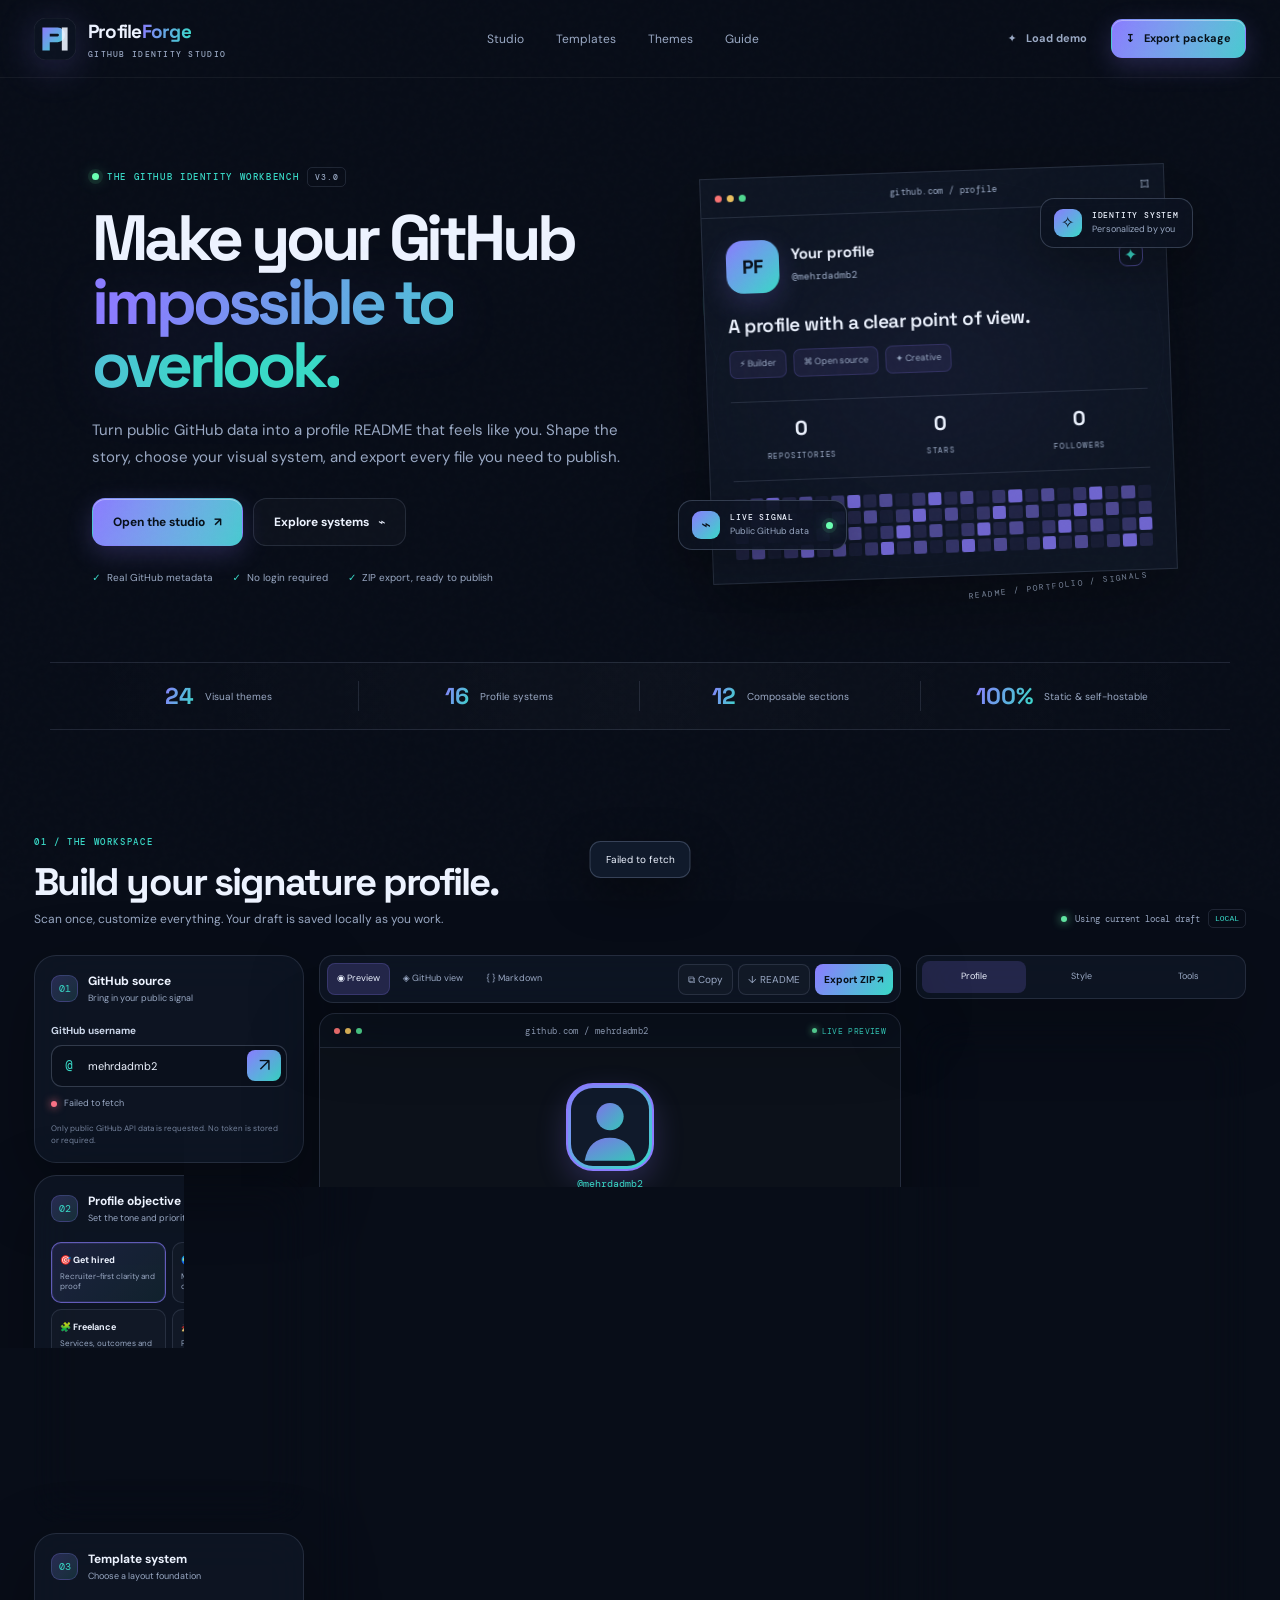
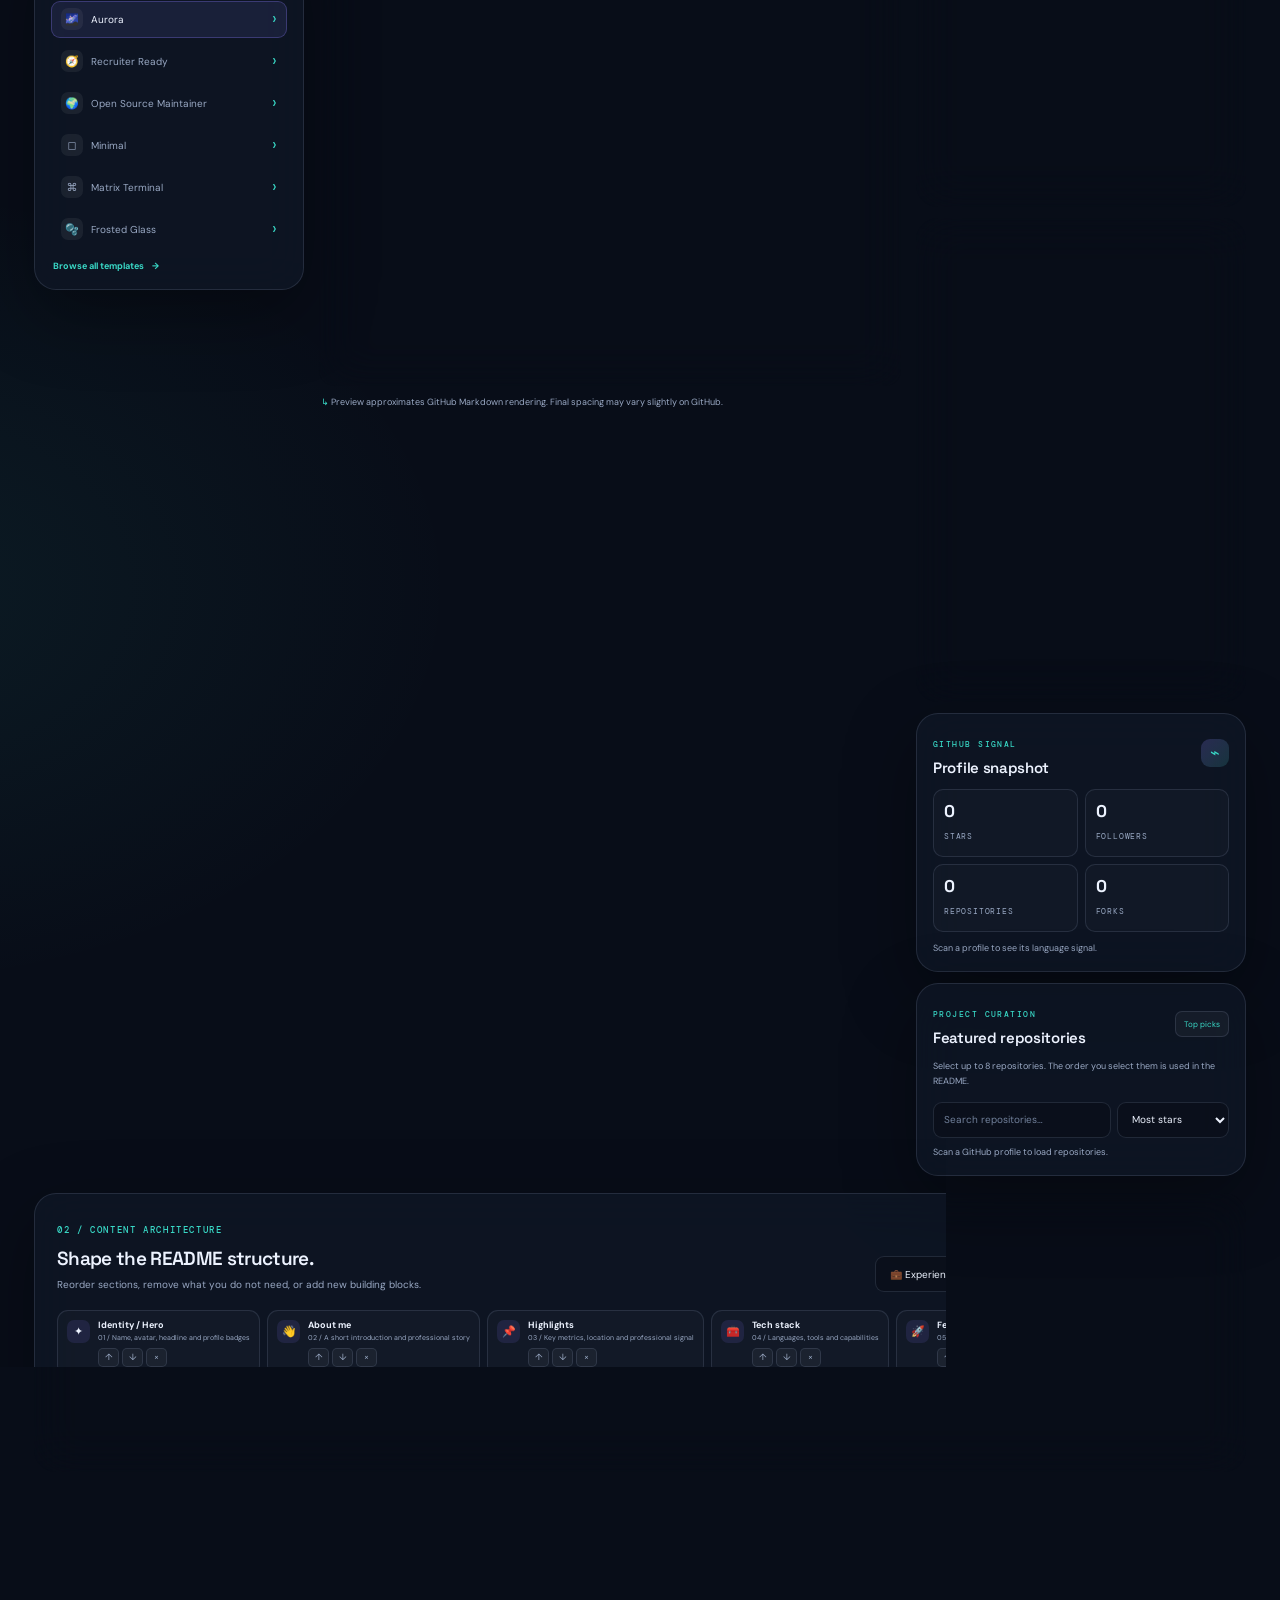
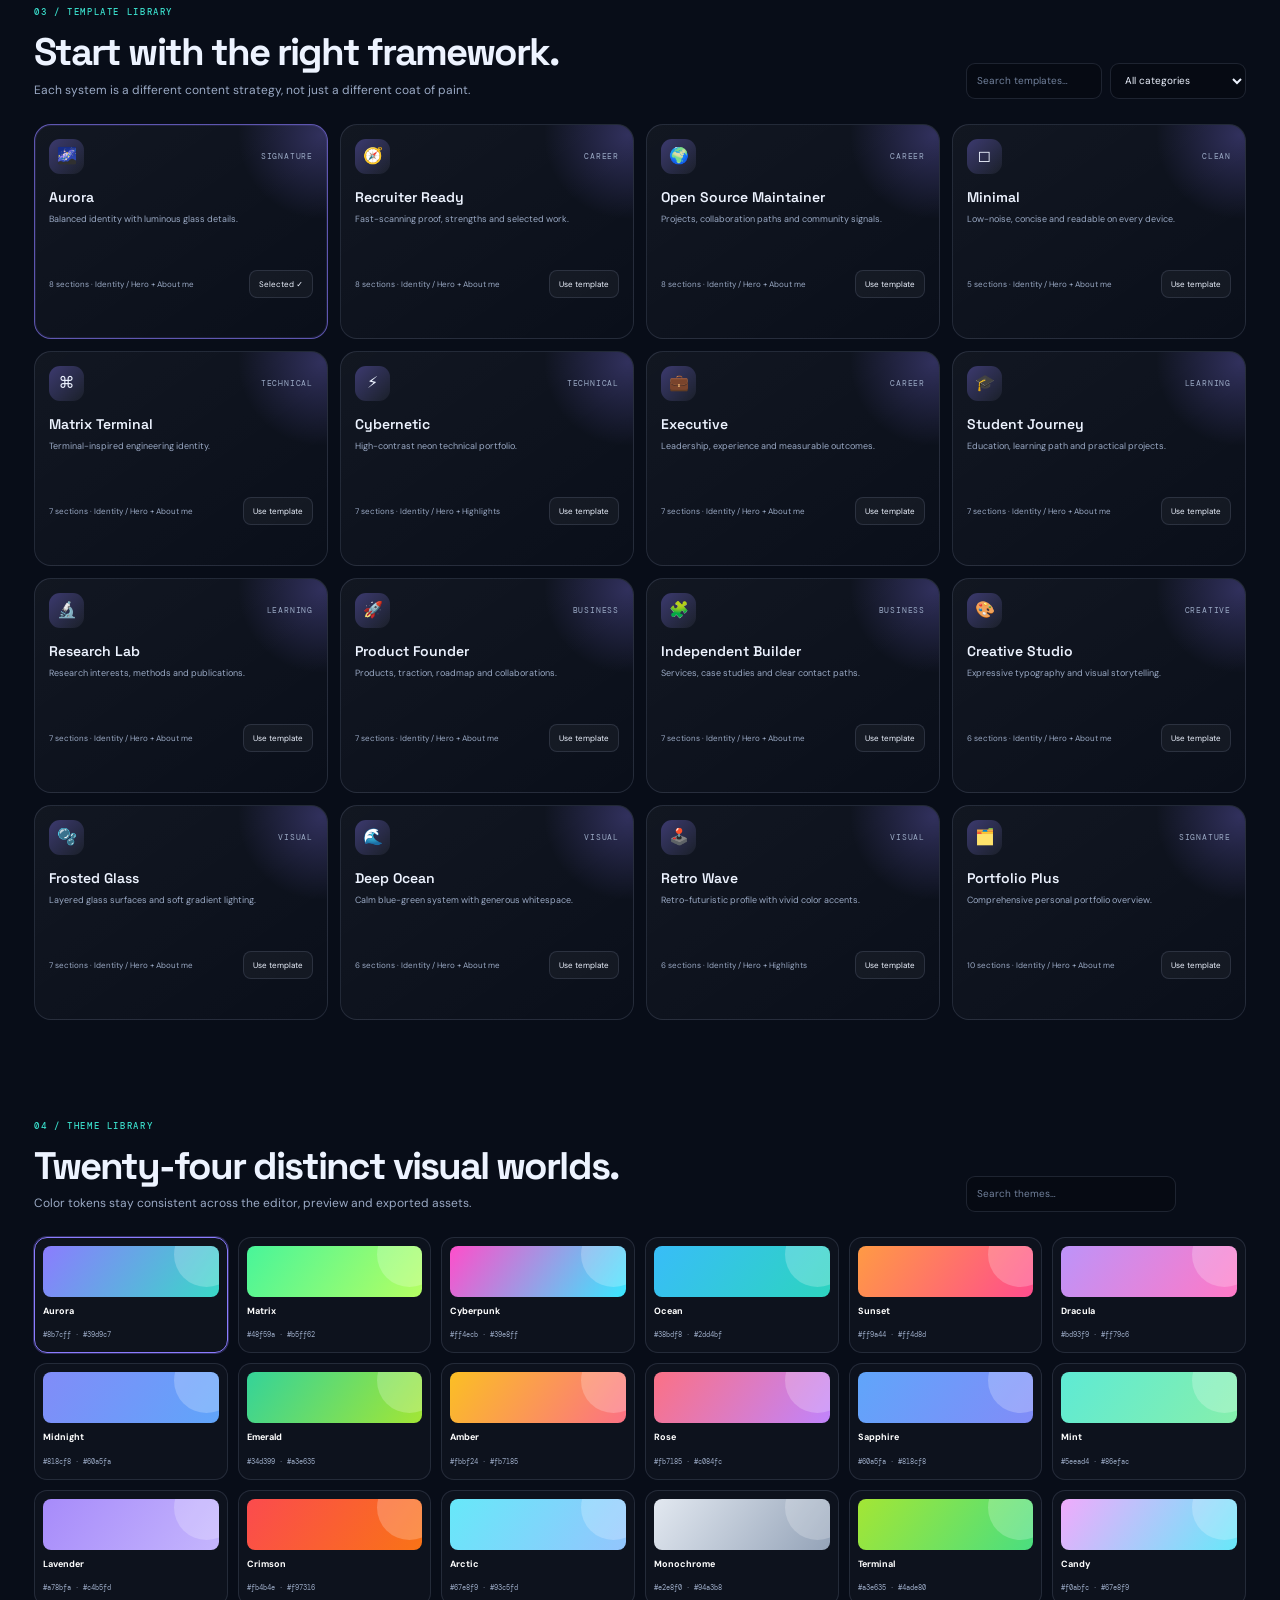
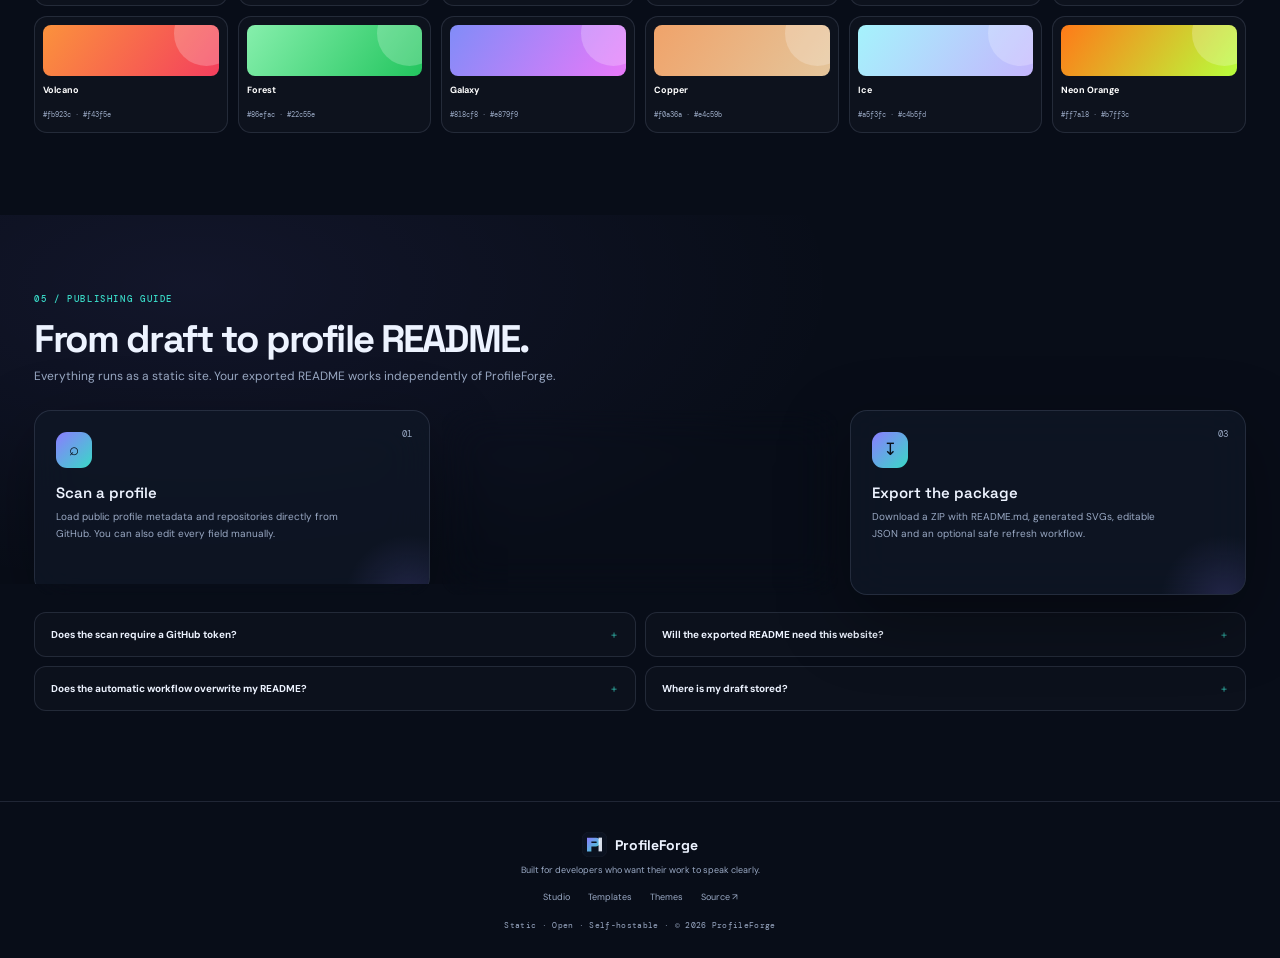
<file: index.html>
<!doctype html>
<html lang="en" data-theme="aurora">
<head>
  <meta charset="utf-8">
  <meta name="viewport" content="width=device-width, initial-scale=1">
  <meta name="theme-color" content="#080d18">
  <meta name="description" content="Build a polished GitHub profile README with live public data, flexible sections, premium themes and a complete export package.">
  <meta property="og:title" content="ProfileForge — GitHub Profile Studio">
  <meta property="og:description" content="Turn your GitHub profile into a professional, personal README.">
  <meta property="og:image" content="assets/social-preview.svg">
  <title>ProfileForge — GitHub Profile Studio</title>
  <link rel="icon" href="assets/favicon.svg" type="image/svg+xml">
  <link rel="preconnect" href="https://fonts.googleapis.com">
  <link rel="preconnect" href="https://fonts.gstatic.com" crossorigin>
  <link href="https://fonts.googleapis.com/css2?family=DM+Mono:wght@400;500&family=DM+Sans:wght@400;500;600;700;800&family=Space+Grotesk:wght@400;500;600;700&display=swap" rel="stylesheet">
  <link rel="stylesheet" href="css/styles.css">
</head>
<body>
  <div class="ambient ambient-one"></div><div class="ambient ambient-two"></div><div class="noise-layer"></div>
  <div class="app-shell">
    <header class="topbar">
      <a class="brand" href="#home" aria-label="ProfileForge home">
        <img src="assets/brand-mark.svg" alt="" class="brand-logo">
        <span class="brand-copy"><strong>Profile<span>Forge</span></strong><small>GITHUB IDENTITY STUDIO</small></span>
      </a>
      <nav class="topnav" id="topnav" aria-label="Main navigation">
        <a href="#studio">Studio</a><a href="#templates">Templates</a><a href="#themes">Themes</a><a href="#docs">Guide</a>
      </nav>
      <div class="top-actions">
        <button class="btn btn-quiet" id="sampleBtn" type="button"><span>✦</span> Load demo</button>
        <button class="btn btn-primary" id="exportTopBtn" type="button"><span>↧</span> Export package</button>
        <button class="icon-button mobile-menu" id="mobileMenuBtn" aria-label="Open navigation" type="button">☰</button>
      </div>
    </header>

    <section class="hero" id="home">
      <div class="hero-copy">
        <div class="eyebrow"><span class="live-dot"></span> THE GITHUB IDENTITY WORKBENCH <span class="version-pill">V3.0</span></div>
        <h1>Make your GitHub<br><span class="gradient-text">impossible to overlook.</span></h1>
        <p class="hero-lead">Turn public GitHub data into a profile README that feels like you. Shape the story, choose your visual system, and export every file you need to publish.</p>
        <div class="hero-actions"><button class="btn btn-primary btn-large" id="heroStartBtn" type="button">Open the studio <span>↗</span></button><a class="btn btn-outline btn-large" href="#templates">Explore systems <span>⌁</span></a></div>
        <div class="hero-trust"><span><i>✓</i> Real GitHub metadata</span><span><i>✓</i> No login required</span><span><i>✓</i> ZIP export, ready to publish</span></div>
      </div>
      <div class="hero-visual" aria-label="Profile preview illustration">
        <div class="orbit orbit-a"></div><div class="orbit orbit-b"></div><div class="hero-glow"></div>
        <div class="floating-chip chip-top"><span class="chip-icon">✧</span><span><b>IDENTITY SYSTEM</b><small>Personalized by you</small></span></div>
        <div class="floating-chip chip-bottom"><span class="chip-icon">⌁</span><span><b>LIVE SIGNAL</b><small>Public GitHub data</small></span><span class="signal-pulse"></span></div>
        <div class="hero-window glass-card">
          <div class="window-head"><div class="window-dots"><i></i><i></i><i></i></div><span>github.com / profile</span><span class="window-lock">⌑</span></div>
          <div class="window-body">
            <div class="window-profile"><div class="demo-avatar">PF</div><div><b id="heroDemoName">Your profile</b><small id="heroDemoHandle">@yourusername</small></div><span class="verified-mark">✦</span></div>
            <div class="demo-headline" id="heroDemoHeadline">A profile with a clear point of view.</div>
            <div class="demo-tags"><span>⚡ Builder</span><span>⌘ Open source</span><span>✦ Creative</span></div>
            <div class="demo-stats"><div><b id="heroDemoRepos">—</b><small>REPOSITORIES</small></div><div><b id="heroDemoStars">—</b><small>STARS</small></div><div><b id="heroDemoFollowers">—</b><small>FOLLOWERS</small></div></div>
            <div class="demo-heatmap" id="heroHeatmap"></div>
          </div>
        </div>
        <div class="hero-orbit-label">README / PORTFOLIO / SIGNALS</div>
      </div>
    </section>

    <section class="stats-strip" aria-label="Studio capabilities">
      <div><strong>24</strong><span>Visual themes</span></div><div><strong>16</strong><span>Profile systems</span></div><div><strong>12</strong><span>Composable sections</span></div><div><strong>100%</strong><span>Static & self-hostable</span></div>
    </section>

    <main id="studio" class="studio-section">
      <div class="section-heading studio-heading"><div><span class="eyebrow">01 / THE WORKSPACE</span><h2>Build your signature profile.</h2><p>Scan once, customize everything. Your draft is saved locally as you work.</p></div><div class="workspace-state"><span class="state-dot"></span><span id="workspaceStatus">Local draft ready</span><kbd>LOCAL</kbd></div></div>
      <div class="workspace-grid">
        <aside class="left-rail">
          <section class="control-card glass-card">
            <div class="card-kicker"><span class="step-number">01</span><div><b>GitHub source</b><small>Bring in your public signal</small></div></div>
            <label class="field-label" for="usernameInput">GitHub username</label>
            <div class="input-with-button"><span class="input-prefix">@</span><input id="usernameInput" autocomplete="off" autocapitalize="none" spellcheck="false" placeholder="username"><button class="scan-button" id="scanBtn" type="button" aria-label="Scan GitHub profile">↗</button></div>
            <div class="scan-meta"><span class="api-indicator" id="apiIndicator"></span><span id="scanStatus">Waiting for a username</span></div>
            <div class="source-note">Only public GitHub API data is requested. No token is stored or required.</div>
          </section>
          <section class="control-card glass-card">
            <div class="card-kicker"><span class="step-number">02</span><div><b>Profile objective</b><small>Set the tone and priority</small></div></div>
            <div class="goal-grid" id="goalGrid"></div>
          </section>
          <section class="control-card glass-card">
            <div class="card-kicker"><span class="step-number">03</span><div><b>Template system</b><small>Choose a layout foundation</small></div></div>
            <div class="template-list" id="templateList"></div>
            <button class="text-action" id="browseTemplatesBtn" type="button">Browse all templates <span>→</span></button>
          </section>
        </aside>

        <section class="preview-column">
          <div class="preview-toolbar glass-card">
            <div class="view-switch" role="tablist" aria-label="Preview modes">
              <button class="view-tab active" data-view="preview" type="button">◉ Preview</button>
              <button class="view-tab" data-view="github" type="button">◈ GitHub view</button>
              <button class="view-tab" data-view="markdown" type="button">{ } Markdown</button>
            </div>
            <div class="preview-actions"><button class="tool-button" id="copyBtn" type="button" title="Copy Markdown">⧉ <span>Copy</span></button><button class="tool-button" id="downloadBtn" type="button" title="Download README">↓ <span>README</span></button><button class="tool-button tool-export" id="exportBtn" type="button">Export ZIP <span>↗</span></button></div>
          </div>
          <div class="preview-frame glass-card" id="previewFrame">
            <div class="preview-frame-top"><span><i></i><i></i><i></i></span><span id="previewPath">github.com / username</span><span class="preview-live"><b></b> LIVE PREVIEW</span></div>
            <article id="previewCanvas" class="readme-canvas" aria-live="polite"></article>
            <pre id="markdownCanvas" class="markdown-canvas hidden" aria-label="Generated Markdown"></pre>
          </div>
          <div class="preview-footnote"><span>↳</span> Preview approximates GitHub Markdown rendering. Final spacing may vary slightly on GitHub.</div>
        </section>

        <aside class="right-rail">
          <div class="inspector-tabs glass-card" role="tablist" aria-label="Inspector panels"><button class="inspector-tab active" data-inspector="profile" type="button">Profile</button><button class="inspector-tab" data-inspector="style" type="button">Style</button><button class="inspector-tab" data-inspector="tools" type="button">Tools</button></div>
          <div class="inspector-panel active" id="inspectorProfile">
            <section class="control-card glass-card editor-card">
              <div class="panel-title"><div><span class="eyebrow">CONTENT EDITOR</span><h3>Tell your story</h3></div><span class="panel-icon">✎</span></div>
              <label class="field-label" for="nameInput">Display name</label><input class="text-input" id="nameInput" maxlength="80" placeholder="Your name">
              <label class="field-label" for="headlineInput">Headline / role</label><input class="text-input" id="headlineInput" maxlength="160" placeholder="Software engineer · Building useful things">
              <label class="field-label" for="aboutInput">About you</label><textarea class="text-input textarea" id="aboutInput" rows="4" maxlength="1200" placeholder="What do you build? What do you care about?"></textarea>
              <div class="two-fields"><div><label class="field-label" for="locationInput">Location</label><input class="text-input" id="locationInput" placeholder="Shiraz, Iran"></div><div><label class="field-label" for="companyInput">Company</label><input class="text-input" id="companyInput" placeholder="Independent"></div></div>
              <label class="field-label" for="websiteInput">Website</label><input class="text-input" id="websiteInput" placeholder="https://your-site.dev">
              <label class="field-label" for="emailInput">Public email <span class="optional">optional</span></label><input class="text-input" id="emailInput" type="email" placeholder="you@example.com">
              <label class="field-label" for="linksInput">Social links <span class="field-help">One per line: Label | URL</span></label><textarea class="text-input textarea compact-textarea" id="linksInput" rows="4" placeholder="GitHub | https://github.com/username&#10;LinkedIn | https://linkedin.com/in/username"></textarea>
              <label class="field-label" for="skillsInput">Skills & tools <span class="field-help">Comma separated</span></label><textarea class="text-input textarea compact-textarea" id="skillsInput" rows="3" placeholder="JavaScript, Python, React, Docker"></textarea>
            </section>
            <section class="control-card glass-card editor-card">
              <div class="panel-title"><div><span class="eyebrow">CAREER DETAILS</span><h3>More context</h3></div><span class="panel-icon">▤</span></div>
              <label class="field-label" for="experienceInput">Experience <span class="field-help">Role | Company | Period | Detail</span></label><textarea class="text-input textarea" id="experienceInput" rows="3" placeholder="Software Developer | Example Co. | 2024 — Now | Built reliable web apps"></textarea>
              <label class="field-label" for="educationInput">Education <span class="field-help">Degree | Institution | Period | Detail</span></label><textarea class="text-input textarea" id="educationInput" rows="3" placeholder="B.Sc. Computer Engineering | University | 2022 — 2026 | Software track"></textarea>
              <label class="field-label" for="achievementsInput">Achievements & certifications <span class="field-help">One per line</span></label><textarea class="text-input textarea" id="achievementsInput" rows="3" placeholder="AWS Cloud Practitioner&#10;Hackathon finalist"></textarea>
              <label class="field-label" for="supportInput">Support link <span class="field-help">Optional</span></label><input class="text-input" id="supportInput" placeholder="https://buymeacoffee.com/username">
            </section>
            <section class="control-card glass-card">
              <div class="panel-title"><div><span class="eyebrow">GITHUB SIGNAL</span><h3>Profile snapshot</h3></div><span class="panel-icon">⌁</span></div>
              <div class="signal-grid" id="signalGrid"></div>
              <div class="language-summary" id="languageSummary"><span class="empty-note">Scan a profile to see its language signal.</span></div>
            </section>
            <section class="control-card glass-card">
              <div class="panel-title"><div><span class="eyebrow">PROJECT CURATION</span><h3>Featured repositories</h3></div><button class="mini-action" id="selectTopProjectsBtn" type="button">Top picks</button></div>
              <p class="panel-description">Select up to 8 repositories. The order you select them is used in the README.</p><div class="project-tools"><input id="projectSearchInput" class="text-input" placeholder="Search repositories…"><select id="projectSortSelect" class="text-input"><option value="stars">Most stars</option><option value="updated">Recently updated</option><option value="forks">Most forks</option><option value="name">Name A–Z</option></select></div>
              <div class="project-picker" id="projectPicker"><span class="empty-note">Scan a GitHub profile to load repositories.</span></div>
            </section>
          </div>
          <div class="inspector-panel" id="inspectorStyle">
            <section class="control-card glass-card">
              <div class="panel-title"><div><span class="eyebrow">VISUAL IDENTITY</span><h3>Choose a theme</h3></div><span class="panel-icon">◉</span></div>
              <div class="theme-grid" id="themeGrid"></div>
              <button class="text-action" id="browseThemesBtn" type="button">Browse all themes <span>→</span></button>
            </section>
            <section class="control-card glass-card">
              <div class="panel-title"><div><span class="eyebrow">LAYOUT SETTINGS</span><h3>Fine tune</h3></div></div>
              <label class="field-label" for="densitySelect">Content density</label><select class="text-input" id="densitySelect"><option value="compact">Compact</option><option value="balanced" selected>Balanced</option><option value="spacious">Spacious</option></select>
              <label class="toggle-row"><span><b>Avatar</b><small>Show profile picture in hero</small></span><input type="checkbox" data-setting="showAvatar" checked></label>
              <label class="toggle-row"><span><b>Badges</b><small>Show role and link badges</small></span><input type="checkbox" data-setting="showBadges" checked></label>
              <label class="toggle-row"><span><b>Statistics</b><small>Show numeric profile signals</small></span><input type="checkbox" data-setting="showStats" checked></label>
              <label class="toggle-row"><span><b>Glass effects</b><small>Keep the workspace translucent</small></span><input type="checkbox" data-setting="glass" checked></label>
              <label class="toggle-row"><span><b>Ambient glow</b><small>Enable soft animated lighting</small></span><input type="checkbox" data-setting="glow" checked></label>
              <label class="toggle-row"><span><b>Motion</b><small>Respect reduced-motion settings</small></span><input type="checkbox" data-setting="motion" checked></label>
            </section>
          </div>
          <div class="inspector-panel" id="inspectorTools">
            <section class="control-card glass-card">
              <div class="panel-title"><div><span class="eyebrow">PROFILE ASSISTANT</span><h3>Improve the draft</h3></div><span class="panel-icon">✧</span></div>
              <p class="panel-description">A local rule-based helper uses your objective, technologies and project metadata. It does not send your content to an AI service.</p>
              <button class="btn btn-primary full-width" id="improveBtn" type="button">Generate better copy <span>✦</span></button><div class="suggestion-box" id="suggestionBox">Your suggestions will appear here.</div>
            </section>
            <section class="control-card glass-card">
              <div class="panel-title"><div><span class="eyebrow">DRAFT MANAGEMENT</span><h3>Import & share</h3></div><span class="panel-icon">⇄</span></div>
              <button class="btn btn-outline full-width" id="copyLinkBtn" type="button">Copy shareable settings link</button>
              <button class="btn btn-outline full-width" id="exportJsonBtn" type="button">Export editable JSON</button>
              <label class="btn btn-outline full-width file-label" for="importJsonInput">Import a saved draft <span>↑</span></label><input id="importJsonInput" type="file" accept="application/json,.json" hidden>
              <p class="panel-description">Share links carry the username, objective, template and theme. Your private draft text stays in this browser unless you export JSON.</p>
              <button class="text-action danger-action" id="resetDraftBtn" type="button">Reset this browser draft</button>
            </section>
          </div>
        </aside>
      </div>

      <section class="section-builder glass-card">
        <div class="builder-heading"><div><span class="eyebrow">02 / CONTENT ARCHITECTURE</span><h3>Shape the README structure.</h3><p>Reorder sections, remove what you do not need, or add new building blocks.</p></div><div class="builder-add"><select id="addSectionSelect" class="text-input" aria-label="Choose a section to add"></select><button class="btn btn-outline" id="addSectionBtn" type="button">＋ Add section</button><button class="btn btn-quiet" id="resetSectionsBtn" type="button">Reset layout</button></div></div>
        <div class="section-timeline" id="timeline"></div>
      </section>
    </main>

    <section id="templates" class="catalog-section">
      <div class="section-heading"><div><span class="eyebrow">03 / TEMPLATE LIBRARY</span><h2>Start with the right framework.</h2><p>Each system is a different content strategy, not just a different coat of paint.</p></div><div class="catalog-filter"><input id="templateSearchInput" class="text-input" placeholder="Search templates…"><select id="templateCategorySelect" class="text-input"><option value="all">All categories</option></select></div></div>
      <div class="catalog-grid" id="catalogGrid"></div>
    </section>

    <section id="themes" class="catalog-section themes-section">
      <div class="section-heading"><div><span class="eyebrow">04 / THEME LIBRARY</span><h2>Twenty-four distinct visual worlds.</h2><p>Color tokens stay consistent across the editor, preview and exported assets.</p></div><div class="catalog-filter"><input id="themeSearchInput" class="text-input" placeholder="Search themes…"></div></div>
      <div class="theme-catalog" id="themeCatalog"></div>
    </section>

    <section id="docs" class="docs-section">
      <div class="section-heading"><div><span class="eyebrow">05 / PUBLISHING GUIDE</span><h2>From draft to profile README.</h2><p>Everything runs as a static site. Your exported README works independently of ProfileForge.</p></div></div>
      <div class="docs-grid">
        <article class="doc-card glass-card"><span class="doc-number">01</span><div class="doc-icon">⌕</div><h3>Scan a profile</h3><p>Load public profile metadata and repositories directly from GitHub. You can also edit every field manually.</p></article>
        <article class="doc-card glass-card"><span class="doc-number">02</span><div class="doc-icon">✎</div><h3>Shape your story</h3><p>Pick a goal, template, theme and section order. Curate projects and add professional details.</p></article>
        <article class="doc-card glass-card"><span class="doc-number">03</span><div class="doc-icon">↧</div><h3>Export the package</h3><p>Download a ZIP with README.md, generated SVGs, editable JSON and an optional safe refresh workflow.</p></article>
      </div>
      <div class="faq-grid">
        <details><summary>Does the scan require a GitHub token?</summary><p>No. It calls the public GitHub REST API without authentication. The unauthenticated API has a relatively low hourly rate limit, so very large scans may need to be retried later or configured with a token outside this public static app.</p></details>
        <details><summary>Will the exported README need this website?</summary><p>No. It is normal Markdown plus local SVG assets. Upload README.md and the included assets folder to a repository named exactly like your GitHub username.</p></details>
        <details><summary>Does the automatic workflow overwrite my README?</summary><p>No. The included optional workflow only refreshes the generated contribution SVG. It deliberately does not create, replace or edit README.md.</p></details>
        <details><summary>Where is my draft stored?</summary><p>In this browser's local storage. Export JSON to back it up or move it to another device. A share link contains only basic layout settings, not your full profile text.</p></details>
      </div>
    </section>

    <footer class="footer"><div class="footer-brand"><img src="assets/brand-mark.svg" alt=""><b>ProfileForge</b></div><p>Built for developers who want their work to speak clearly.</p><div class="footer-links"><a href="#studio">Studio</a><a href="#templates">Templates</a><a href="#themes">Themes</a><a href="https://github.com/mehrdadmb2/github-profile-studio" target="_blank" rel="noreferrer">Source ↗</a></div><small>Static · Open · Self-hostable · © <span id="yearNow"></span> ProfileForge</small></footer>
  </div>

  <div class="toast" id="toast" role="status" aria-live="polite"></div>
  <div class="modal-backdrop hidden" id="exportModal" role="presentation"><div class="modal glass-card" role="dialog" aria-modal="true" aria-labelledby="exportModalTitle"><div class="modal-head"><div><span class="eyebrow">YOUR PACKAGE IS READY</span><h2 id="exportModalTitle">Export ProfileForge</h2></div><button class="icon-button" id="closeExportModal" type="button" aria-label="Close">×</button></div><p id="exportModalText">Download a self-contained README package.</p><div class="export-file-list" id="exportFileList"></div><div class="modal-actions"><button class="btn btn-primary" id="confirmExportBtn" type="button">Download ZIP <span>↓</span></button><button class="btn btn-outline" id="exportReadmeOnlyBtn" type="button">README only</button></div><p class="modal-footnote">Your README and assets are generated in your browser. Nothing is uploaded automatically.</p></div></div>

  <script src="data/config.js"></script><script src="data/catalog.js"></script><script src="js/app.js"></script>
</body>
</html>
</file>
<file: css/styles.css>
:root{color-scheme:dark;--bg:#080d18;--surface:#111a2b;--surface-2:#151f32;--text:#edf3ff;--muted:#9aa9c4;--accent:#8b7cff;--accent-2:#39d9c7;--line:rgba(190,207,245,.13);--line-strong:rgba(190,207,245,.22);--glass:rgba(15,23,39,.74);--shadow:0 24px 70px rgba(0,0,0,.34);--radius:22px;--radius-sm:13px;--font:'DM Sans',Inter,ui-sans-serif,system-ui,sans-serif;--display:'Space Grotesk','DM Sans',sans-serif;--mono:'DM Mono',ui-monospace,monospace;--max:1480px;font-family:var(--font);background:var(--bg);color:var(--text);font-synthesis:none;text-rendering:optimizeLegibility}*{box-sizing:border-box}html{scroll-behavior:smooth;scroll-padding-top:90px}body{margin:0;min-width:320px;overflow-x:hidden;background:radial-gradient(1200px 700px at 82% -10%,color-mix(in srgb,var(--accent) 13%,transparent),transparent 64%),radial-gradient(900px 620px at -10% 38%,color-mix(in srgb,var(--accent-2) 7%,transparent),transparent 65%),var(--bg);color:var(--text);font-family:var(--font);line-height:1.5;transition:background .35s,color .25s}button,input,textarea,select{font:inherit}button{cursor:pointer}button:focus-visible,a:focus-visible,input:focus-visible,textarea:focus-visible,select:focus-visible{outline:2px solid var(--accent-2);outline-offset:3px}a{color:inherit;text-decoration:none}.hidden{display:none!important}.app-shell{position:relative;z-index:1}.ambient{position:fixed;pointer-events:none;z-index:-2;border-radius:50%;filter:blur(95px);opacity:.13;animation:ambientFloat 18s ease-in-out infinite alternate}.ambient-one{width:380px;height:380px;left:-150px;top:32%;background:var(--accent)}.ambient-two{width:480px;height:480px;right:-210px;top:65%;background:var(--accent-2);animation-delay:-8s}.noise-layer{position:fixed;inset:0;pointer-events:none;z-index:20;opacity:.025;background-image:url("data:image/svg+xml,%3Csvg viewBox='0 0 180 180' xmlns='http://www.w3.org/2000/svg'%3E%3Cfilter id='n'%3E%3CfeTurbulence type='fractalNoise' baseFrequency='.85' numOctaves='4' stitchTiles='stitch'/%3E%3C/filter%3E%3Crect width='100%25' height='100%25' filter='url(%23n)' opacity='.6'/%3E%3C/svg%3E")}.topbar{height:78px;max-width:var(--max);margin:auto;padding:0 34px;display:flex;align-items:center;justify-content:space-between;border-bottom:1px solid rgba(255,255,255,.055);position:relative;z-index:30}.brand{display:flex;gap:12px;align-items:center;min-width:220px}.brand-logo{width:42px;height:42px;filter:drop-shadow(0 7px 18px color-mix(in srgb,var(--accent) 22%,transparent))}.brand-copy{display:flex;flex-direction:column;line-height:1.1}.brand-copy strong{font:700 19px var(--display);letter-spacing:-.04em}.brand-copy strong span{background:linear-gradient(100deg,var(--accent),var(--accent-2));background-clip:text;-webkit-background-clip:text;color:transparent}.brand-copy small{font:500 8px var(--mono);letter-spacing:.16em;color:var(--muted);margin-top:5px}.topnav{display:flex;align-items:center;gap:32px}.topnav a{font-size:12px;color:var(--muted);transition:color .2s}.topnav a:hover{color:var(--text)}.top-actions{display:flex;align-items:center;gap:9px}.btn{border:1px solid var(--line);background:rgba(255,255,255,.035);color:var(--text);height:39px;padding:0 14px;border-radius:11px;font-size:11px;font-weight:700;display:inline-flex;align-items:center;justify-content:center;gap:9px;transition:transform .2s,border-color .2s,background .2s,box-shadow .2s;white-space:nowrap}.btn:hover{transform:translateY(-2px);border-color:var(--line-strong);background:rgba(255,255,255,.07)}.btn-primary{background:linear-gradient(115deg,var(--accent),color-mix(in srgb,var(--accent-2) 84%,var(--accent)));border-color:transparent;color:#071019;box-shadow:0 8px 26px color-mix(in srgb,var(--accent) 22%,transparent),inset 0 1px rgba(255,255,255,.36)}.btn-primary:hover{background:linear-gradient(115deg,color-mix(in srgb,var(--accent) 88%,white),var(--accent-2));box-shadow:0 12px 32px color-mix(in srgb,var(--accent) 32%,transparent)}.btn-quiet{background:transparent;border-color:transparent;color:var(--muted)}.btn-outline{background:rgba(255,255,255,.025)}.btn-large{height:48px;padding:0 20px;border-radius:13px;font-size:12px}.icon-button{width:36px;height:36px;border:1px solid var(--line);border-radius:10px;background:rgba(255,255,255,.04);color:var(--text);font-size:18px}.mobile-menu{display:none}
.hero{max-width:var(--max);margin:auto;min-height:570px;padding:76px 7.2% 68px;display:grid;grid-template-columns:1.04fr .96fr;align-items:center;gap:5%}.hero-copy{position:relative;z-index:2}.eyebrow{font:500 9px var(--mono);letter-spacing:.18em;color:var(--accent-2);text-transform:uppercase;display:inline-flex;align-items:center;gap:8px}.live-dot,.signal-pulse{width:7px;height:7px;border-radius:50%;background:#6affb2;box-shadow:0 0 0 4px rgba(106,255,178,.09),0 0 14px rgba(106,255,178,.5);display:inline-block}.version-pill{font:500 8px var(--mono);letter-spacing:.1em;padding:4px 7px;border:1px solid var(--line);border-radius:5px;color:var(--muted)}.hero h1{font:700 clamp(42px,5vw,72px)/.99 var(--display);letter-spacing:-.065em;margin:20px 0 20px;max-width:720px}.gradient-text{background:linear-gradient(100deg,var(--accent) 7%,var(--accent-2) 78%);background-clip:text;-webkit-background-clip:text;color:transparent;filter:drop-shadow(0 8px 28px color-mix(in srgb,var(--accent) 12%,transparent))}.hero-lead{font-size:15px;line-height:1.78;color:var(--muted);max-width:600px;margin:0}.hero-actions{display:flex;gap:10px;flex-wrap:wrap;margin-top:27px}.hero-trust{display:flex;gap:20px;flex-wrap:wrap;margin-top:24px;color:var(--muted);font-size:10px}.hero-trust span{display:inline-flex;align-items:center;gap:6px}.hero-trust i{font-style:normal;color:var(--accent-2);font-weight:800}.hero-visual{height:440px;position:relative;display:grid;place-items:center;isolation:isolate}.hero-glow{position:absolute;inset:8% 3%;background:radial-gradient(ellipse,color-mix(in srgb,var(--accent) 20%,transparent),transparent 69%);filter:blur(26px);z-index:-1}.orbit{position:absolute;inset:7% 4%;border:1px solid color-mix(in srgb,var(--accent) 22%,transparent);border-radius:50%;transform:rotate(-19deg)}.orbit-b{inset:15% -1%;transform:rotate(29deg);border-color:color-mix(in srgb,var(--accent-2) 20%,transparent)}.hero-window{width:min(480px,93%);position:relative;z-index:2;transform:rotate(-2deg);transition:transform .4s,box-shadow .4s}.hero-window:hover{transform:rotate(0) translateY(-5px);box-shadow:0 35px 90px rgba(0,0,0,.46),0 0 60px color-mix(in srgb,var(--accent) 12%,transparent)}.glass-card{background:var(--glass);border:1px solid var(--line);box-shadow:var(--shadow);backdrop-filter:blur(22px);-webkit-backdrop-filter:blur(22px)}.window-head,.preview-frame-top{height:39px;border-bottom:1px solid var(--line);display:flex;align-items:center;justify-content:space-between;padding:0 14px;color:var(--muted);font:9px var(--mono);letter-spacing:.04em}.window-dots{display:flex;gap:5px}.window-dots i,.preview-frame-top>span:first-child i{width:7px;height:7px;border-radius:50%;display:block;background:#f97373}.window-dots i:nth-child(2),.preview-frame-top>span:first-child i:nth-child(2){background:#eabf5e}.window-dots i:nth-child(3),.preview-frame-top>span:first-child i:nth-child(3){background:#50d890}.window-lock{font-size:16px}.window-body{padding:23px}.window-profile{display:flex;align-items:center;gap:12px}.demo-avatar{width:53px;height:53px;border-radius:17px;background:linear-gradient(135deg,var(--accent),var(--accent-2));display:grid;place-items:center;color:#08101b;font:700 19px var(--display);box-shadow:0 10px 28px color-mix(in srgb,var(--accent) 20%,transparent)}.window-profile b{font:700 15px var(--display);display:block}.window-profile small{font:10px var(--mono);color:var(--muted)}.verified-mark{margin-left:auto;width:24px;height:24px;border:1px solid color-mix(in srgb,var(--accent) 45%,transparent);border-radius:8px;display:grid;place-items:center;color:var(--accent-2)}.demo-headline{font:600 19px var(--display);margin:20px 0 12px;letter-spacing:-.025em}.demo-tags{display:flex;gap:7px;flex-wrap:wrap}.demo-tags span{font-size:9px;padding:6px 9px;border-radius:7px;background:color-mix(in srgb,var(--accent) 9%,transparent);border:1px solid color-mix(in srgb,var(--accent) 18%,transparent);color:var(--muted)}.demo-stats{display:grid;grid-template-columns:repeat(3,1fr);margin-top:23px;padding:14px 0;border-top:1px solid var(--line);border-bottom:1px solid var(--line)}.demo-stats div{text-align:center}.demo-stats b{font:700 20px var(--display);display:block}.demo-stats small{font:8px var(--mono);letter-spacing:.1em;color:var(--muted)}.demo-heatmap{display:grid;grid-template-columns:repeat(26,1fr);gap:3px;margin-top:17px}.demo-heatmap i{aspect-ratio:1;border-radius:2px;background:var(--accent);opacity:.08}.demo-heatmap i:nth-child(5n){opacity:.42}.demo-heatmap i:nth-child(7n){opacity:.7}.demo-heatmap i:nth-child(11n){opacity:.95}.floating-chip{position:absolute;z-index:4;background:rgba(12,19,32,.88);border:1px solid var(--line-strong);border-radius:14px;display:flex;align-items:center;gap:10px;padding:10px 13px;box-shadow:0 16px 45px rgba(0,0,0,.28);backdrop-filter:blur(18px);animation:floatY 6s ease-in-out infinite}.floating-chip b{display:block;font:500 8px var(--mono);letter-spacing:.1em}.floating-chip small{display:block;color:var(--muted);font-size:9px;margin-top:3px}.chip-icon{width:28px;height:28px;border-radius:9px;background:linear-gradient(135deg,var(--accent),var(--accent-2));color:#09111a;display:grid;place-items:center;font-size:16px}.chip-top{top:10%;right:-1%}.chip-bottom{bottom:10%;left:-2%;animation-delay:-3s}.signal-pulse{margin-left:7px}.hero-orbit-label{position:absolute;bottom:1%;right:8%;color:var(--muted);font:8px var(--mono);letter-spacing:.18em;transform:rotate(-7deg)}.stats-strip{max-width:1180px;margin:0 auto 70px;padding:18px 28px;border-top:1px solid var(--line);border-bottom:1px solid var(--line);display:grid;grid-template-columns:repeat(4,1fr);background:linear-gradient(90deg,transparent,rgba(255,255,255,.018),transparent)}.stats-strip>div{display:flex;align-items:center;justify-content:center;gap:11px;border-right:1px solid var(--line)}.stats-strip>div:last-child{border:0}.stats-strip strong{font:700 23px var(--display);background:linear-gradient(110deg,var(--accent),var(--accent-2));background-clip:text;-webkit-background-clip:text;color:transparent}.stats-strip span{font-size:10px;color:var(--muted)}
.studio-section,.catalog-section,.docs-section{max-width:var(--max);margin:0 auto;padding:28px 34px 82px}.section-heading{display:flex;justify-content:space-between;align-items:end;gap:20px;margin-bottom:25px}.section-heading h2{font:700 clamp(27px,3vw,39px)/1.1 var(--display);letter-spacing:-.05em;margin:9px 0 7px}.section-heading p{font-size:12px;color:var(--muted);margin:0;max-width:650px}.studio-heading{margin-bottom:27px}.workspace-state{display:flex;align-items:center;gap:8px;color:var(--muted);font:9px var(--mono);white-space:nowrap}.workspace-state kbd{border:1px solid var(--line);border-radius:5px;padding:4px 6px;color:var(--accent-2);font-size:8px}.state-dot{width:6px;height:6px;background:#62e6a3;border-radius:50%;box-shadow:0 0 10px #62e6a3}.workspace-grid{display:grid;grid-template-columns:minmax(225px,270px) minmax(390px,1fr) minmax(280px,330px);gap:15px;align-items:start}.left-rail,.right-rail{display:grid;gap:12px;min-width:0}.control-card{border-radius:var(--radius);padding:16px;min-width:0;transition:transform .25s,border-color .25s,box-shadow .25s}.control-card:hover{border-color:color-mix(in srgb,var(--accent) 26%,var(--line))}.card-kicker{display:flex;gap:10px;align-items:center;margin-bottom:17px}.step-number{width:27px;height:27px;border-radius:9px;background:linear-gradient(135deg,color-mix(in srgb,var(--accent) 22%,transparent),color-mix(in srgb,var(--accent-2) 14%,transparent));border:1px solid color-mix(in srgb,var(--accent) 25%,transparent);display:grid;place-items:center;color:var(--accent-2);font:10px var(--mono)}.card-kicker b{font-size:12px;display:block}.card-kicker small{font-size:9px;color:var(--muted);display:block;margin-top:2px}.field-label{font-size:10px;font-weight:700;color:#cbd6e9;display:flex;align-items:center;justify-content:space-between;gap:8px;margin:13px 0 7px}.field-label:first-of-type{margin-top:0}.field-help,.optional{font-size:8px;color:var(--muted);font-weight:400}.input-with-button{height:42px;display:flex;align-items:center;border:1px solid var(--line-strong);border-radius:11px;background:rgba(0,0,0,.16);overflow:hidden;transition:border .2s,box-shadow .2s}.input-with-button:focus-within{border-color:var(--accent);box-shadow:0 0 0 3px color-mix(in srgb,var(--accent) 13%,transparent)}.input-prefix{width:34px;text-align:center;color:var(--accent-2);font:13px var(--mono)}.input-with-button input{min-width:0;flex:1;height:100%;background:transparent;border:0;outline:0;color:var(--text);font-size:11px}.scan-button{height:31px;width:34px;margin:5px;border:0;border-radius:8px;background:linear-gradient(135deg,var(--accent),var(--accent-2));color:#08111b;font-size:18px}.scan-meta{display:flex;gap:7px;align-items:center;margin-top:10px;color:var(--muted);font-size:9px;min-height:14px}.api-indicator{width:6px;height:6px;border-radius:50%;background:#78869b}.api-indicator.loading{background:#fbbf24;box-shadow:0 0 9px #fbbf24}.api-indicator.success{background:#5de5a2;box-shadow:0 0 9px #5de5a2}.api-indicator.error{background:#fb7185;box-shadow:0 0 9px #fb7185}.source-note{font-size:8px;color:#75839d;line-height:1.5;margin-top:11px}.goal-grid{display:grid;grid-template-columns:1fr 1fr;gap:6px}.goal-btn{min-height:61px;padding:8px;border:1px solid var(--line);border-radius:10px;background:rgba(255,255,255,.018);color:var(--text);text-align:left;transition:transform .18s,border-color .18s,background .18s}.goal-btn:hover{transform:translateY(-2px);border-color:var(--line-strong)}.goal-btn.active{border-color:color-mix(in srgb,var(--accent) 65%,transparent);background:linear-gradient(135deg,color-mix(in srgb,var(--accent) 13%,transparent),color-mix(in srgb,var(--accent-2) 7%,transparent));box-shadow:inset 0 0 0 1px color-mix(in srgb,var(--accent) 12%,transparent)}.goal-btn b{display:block;font-size:9px}.goal-btn small{display:block;color:var(--muted);font-size:8px;margin-top:4px;line-height:1.3}.template-list{display:grid;gap:5px}.template-btn{height:37px;width:100%;padding:0 9px;display:flex;justify-content:space-between;align-items:center;border:1px solid transparent;border-radius:9px;background:transparent;color:var(--muted);font-size:10px;text-align:left;transition:.18s}.template-btn:hover{background:rgba(255,255,255,.04);color:var(--text)}.template-btn.active{background:color-mix(in srgb,var(--accent) 11%,transparent);border-color:color-mix(in srgb,var(--accent) 29%,transparent);color:var(--text)}.template-meta{display:flex;align-items:center;gap:8px}.template-icon{width:22px;height:22px;border-radius:7px;background:rgba(255,255,255,.06);display:grid;place-items:center;font-size:11px}.template-btn>span:last-child{font-size:17px;color:var(--accent-2)}.text-action{border:0;background:none;color:var(--accent-2);padding:12px 2px 0;font-size:9px;font-weight:700;display:flex;align-items:center;gap:8px}.text-action:hover{color:var(--text)}
.preview-column{min-width:0}.preview-toolbar{padding:7px;border-radius:14px;display:flex;align-items:center;justify-content:space-between;gap:8px;margin-bottom:10px;position:sticky;top:8px;z-index:15}.view-switch{display:flex;gap:3px;min-width:0}.view-tab{height:32px;padding:0 10px;border:0;background:transparent;border-radius:8px;color:var(--muted);font-size:9px;white-space:nowrap}.view-tab.active{background:color-mix(in srgb,var(--accent) 18%,transparent);color:var(--text);box-shadow:inset 0 0 0 1px color-mix(in srgb,var(--accent) 20%,transparent)}.preview-actions{display:flex;gap:5px;align-items:center}.tool-button{height:31px;padding:0 9px;border-radius:8px;border:1px solid var(--line);background:rgba(255,255,255,.025);color:var(--muted);font-size:10px;white-space:nowrap}.tool-button:hover{color:var(--text);border-color:var(--line-strong)}.tool-export{background:linear-gradient(120deg,var(--accent),var(--accent-2));border:0;color:#071019;font-weight:800}.preview-frame{border-radius:16px;overflow:hidden;min-height:640px;position:relative}.preview-frame-top{height:34px;background:rgba(0,0,0,.14)}.preview-frame-top>span:first-child{display:flex;gap:5px}.preview-frame-top>span:first-child i{width:6px;height:6px}.preview-live{font-size:8px;color:var(--accent-2);display:flex;align-items:center;gap:5px}.preview-live b{width:5px;height:5px;border-radius:50%;background:#5de5a2;box-shadow:0 0 7px #5de5a2}.readme-canvas{margin:0 auto;max-width:100%;min-height:606px;padding:25px 28px 34px;background:#0c111a;color:#e8eefb;transition:background .2s,color .2s}.readme-canvas.github-mode{background:#fff;color:#24292f;padding:26px 32px;font-family:Arial,Helvetica,sans-serif}.markdown-canvas{margin:0;padding:24px;background:#0b111a;color:#d6e4f7;min-height:606px;max-height:950px;overflow:auto;white-space:pre-wrap;overflow-wrap:anywhere;font:10px/1.8 var(--mono)}.preview-footnote{font-size:9px;color:var(--muted);margin:9px 2px}.preview-footnote span{color:var(--accent-2)}
.inspector-tabs{padding:5px;border-radius:12px;display:grid;grid-template-columns:repeat(3,1fr);gap:3px}.inspector-tab{height:32px;border:0;border-radius:8px;background:transparent;color:var(--muted);font-size:9px}.inspector-tab.active{background:color-mix(in srgb,var(--accent) 18%,transparent);color:var(--text)}.inspector-panel{display:none;gap:11px;margin-top:11px}.inspector-panel.active{display:grid}.panel-title{display:flex;align-items:center;justify-content:space-between;gap:10px;margin-bottom:12px}.panel-title h3{margin:4px 0 0;font:600 15px var(--display);letter-spacing:-.02em}.panel-title .eyebrow{font-size:8px}.panel-icon{width:28px;height:28px;border-radius:9px;background:linear-gradient(135deg,color-mix(in srgb,var(--accent) 22%,transparent),color-mix(in srgb,var(--accent-2) 16%,transparent));display:grid;place-items:center;color:var(--accent-2)}.text-input{width:100%;min-width:0;height:36px;padding:0 10px;border:1px solid var(--line);border-radius:9px;background:rgba(0,0,0,.18);color:var(--text);font-size:10px;outline:0;transition:border .2s,box-shadow .2s}.text-input::placeholder{color:#71809b}.text-input:focus{border-color:color-mix(in srgb,var(--accent) 75%,transparent);box-shadow:0 0 0 3px color-mix(in srgb,var(--accent) 12%,transparent)}.textarea{height:auto;min-height:70px;padding:9px 10px;line-height:1.55;resize:vertical}.compact-textarea{min-height:58px}.two-fields{display:grid;grid-template-columns:1fr 1fr;gap:8px}.two-fields>div{min-width:0}.editor-card .field-label{margin-top:12px}.signal-grid{display:grid;grid-template-columns:repeat(2,1fr);gap:7px}.signal{padding:10px;border:1px solid var(--line);border-radius:10px;background:rgba(255,255,255,.02)}.signal b{font:700 17px var(--display);display:block}.signal span{font:8px var(--mono);letter-spacing:.1em;color:var(--muted);text-transform:uppercase}.language-summary{margin-top:10px;display:grid;gap:7px}.language-row{display:grid;grid-template-columns:85px 1fr 24px;align-items:center;gap:7px;font-size:8px;color:var(--muted)}.language-row .lang-track{height:5px;border-radius:9px;background:rgba(255,255,255,.06);overflow:hidden}.language-row .lang-track i{display:block;height:100%;border-radius:inherit;background:linear-gradient(90deg,var(--accent),var(--accent-2))}.language-row em{font-style:normal;text-align:right}.empty-note{font-size:9px;line-height:1.5;color:var(--muted)}.mini-action{border:1px solid var(--line);border-radius:7px;background:rgba(255,255,255,.04);color:var(--accent-2);font-size:8px;padding:6px 8px}.project-tools{display:grid;grid-template-columns:1fr 112px;gap:6px;margin-bottom:8px}.project-picker{display:grid;gap:5px;max-height:310px;overflow:auto;padding-right:2px;scrollbar-width:thin;scrollbar-color:var(--line-strong) transparent}.project-item{display:flex;gap:8px;align-items:flex-start;padding:8px;border:1px solid var(--line);border-radius:9px;background:rgba(255,255,255,.018);cursor:pointer;min-width:0}.project-item:has(input:checked){border-color:color-mix(in srgb,var(--accent) 50%,transparent);background:color-mix(in srgb,var(--accent) 8%,transparent)}.project-item input{accent-color:var(--accent);margin:3px 0 0}.project-item span{min-width:0;flex:1}.project-item b{display:block;white-space:nowrap;overflow:hidden;text-overflow:ellipsis;font-size:9px}.project-item small{display:block;color:var(--muted);font-size:8px;margin-top:3px}.project-item .project-stars{float:right;color:#e8c66e}.theme-grid{display:grid;grid-template-columns:repeat(4,1fr);gap:6px}.theme-btn{aspect-ratio:1.25;border-radius:9px;border:1px solid rgba(255,255,255,.1);background:linear-gradient(135deg,var(--t1),var(--t2));position:relative;overflow:hidden;color:#fff;font:700 8px var(--font);text-shadow:0 1px 6px rgba(0,0,0,.65);display:flex;align-items:end;justify-content:flex-start;padding:6px;transition:transform .18s,outline .18s}.theme-btn:before{content:"";position:absolute;width:42px;height:42px;right:-13px;top:-14px;border-radius:50%;background:rgba(255,255,255,.2);filter:blur(3px)}.theme-btn:hover{transform:translateY(-2px) scale(1.02)}.theme-btn.active{outline:2px solid var(--text);outline-offset:2px}.theme-btn small{display:none}.toggle-row{min-height:46px;border-top:1px solid var(--line);display:flex;align-items:center;justify-content:space-between;gap:10px;padding:8px 0}.toggle-row:first-of-type{margin-top:8px}.toggle-row b{display:block;font-size:10px}.toggle-row small{display:block;color:var(--muted);font-size:8px;margin-top:2px}.toggle-row input{appearance:none;width:30px;height:17px;border-radius:99px;background:#374256;position:relative;flex:none;transition:.2s}.toggle-row input:after{content:"";position:absolute;width:11px;height:11px;left:3px;top:3px;border-radius:50%;background:white;transition:.2s}.toggle-row input:checked{background:linear-gradient(90deg,var(--accent),var(--accent-2))}.toggle-row input:checked:after{left:16px;background:#09111a}.panel-description{font-size:9px;line-height:1.65;color:var(--muted);margin:0 0 13px}.full-width{width:100%;margin-bottom:8px}.suggestion-box{border:1px dashed var(--line-strong);border-radius:10px;padding:11px;color:var(--muted);font-size:9px;line-height:1.6;margin-top:8px;min-height:50px}.danger-action{color:#fb8293}.file-label{cursor:pointer}
.section-builder{border-radius:var(--radius);padding:22px;margin-top:17px}.builder-heading{display:flex;justify-content:space-between;align-items:end;gap:20px;margin-bottom:18px}.builder-heading h3{font:600 19px var(--display);letter-spacing:-.035em;margin:6px 0}.builder-heading p{margin:0;color:var(--muted);font-size:10px}.builder-add{display:flex;gap:6px;align-items:center;flex-wrap:wrap}.builder-add select{width:155px}.builder-add .btn{height:34px;font-size:9px}.section-timeline{display:flex;gap:7px;flex-wrap:wrap}.timeline-item{min-width:145px;border:1px solid var(--line);border-radius:11px;padding:8px 9px;background:rgba(255,255,255,.025);display:grid;grid-template-columns:24px 1fr;column-gap:7px;align-items:center;transition:transform .2s,border-color .2s}.timeline-item:hover{transform:translateY(-2px);border-color:var(--line-strong)}.timeline-item .timeline-icon{width:23px;height:23px;grid-row:span 2;background:color-mix(in srgb,var(--accent) 12%,transparent);border-radius:7px;display:grid;place-items:center;font-size:11px}.timeline-item b{font-size:9px;white-space:nowrap}.timeline-item small{font-size:7px;color:var(--muted)}.timeline-controls{display:flex;gap:3px;grid-column:2;margin-top:5px}.timeline-controls button{border:1px solid var(--line);border-radius:5px;background:rgba(255,255,255,.04);color:var(--muted);font-size:9px;width:21px;height:19px}.timeline-controls button:hover{color:var(--text);border-color:var(--accent)}
.catalog-section{padding-top:44px}.catalog-filter{display:flex;gap:8px;min-width:280px}.catalog-filter .text-input{max-width:210px}.catalog-filter select{max-width:175px}.catalog-grid{display:grid;grid-template-columns:repeat(4,1fr);gap:12px}.catalog-card{border-radius:17px;padding:14px;border:1px solid var(--line);background:linear-gradient(145deg,rgba(255,255,255,.045),rgba(255,255,255,.012));position:relative;overflow:hidden;transition:transform .25s,border-color .25s,box-shadow .25s;min-height:215px}.catalog-card:before{content:"";position:absolute;width:170px;height:170px;right:-80px;top:-75px;border-radius:50%;background:radial-gradient(circle,var(--card-accent),transparent 70%);opacity:.28;pointer-events:none}.catalog-card:hover{transform:translateY(-5px);border-color:color-mix(in srgb,var(--card-accent) 52%,var(--line));box-shadow:0 20px 45px rgba(0,0,0,.24)}.catalog-card.active{border-color:color-mix(in srgb,var(--accent) 65%,transparent);box-shadow:inset 0 0 0 1px color-mix(in srgb,var(--accent) 12%,transparent)}.catalog-card-top{display:flex;align-items:center;justify-content:space-between;position:relative}.catalog-icon{width:35px;height:35px;border-radius:11px;background:linear-gradient(135deg,color-mix(in srgb,var(--card-accent) 35%,transparent),rgba(255,255,255,.045));display:grid;place-items:center;font-size:16px}.catalog-category{font:8px var(--mono);letter-spacing:.1em;color:var(--muted);text-transform:uppercase}.catalog-card h3{font:600 14px var(--display);margin:14px 0 6px;position:relative}.catalog-card p{font-size:9px;line-height:1.6;color:var(--muted);min-height:44px;margin:0;position:relative}.catalog-card-bottom{display:flex;align-items:center;justify-content:space-between;gap:8px;margin-top:14px;position:relative}.section-count{font-size:8px;color:var(--muted)}.use-template{border:1px solid var(--line);border-radius:8px;background:rgba(255,255,255,.04);color:var(--text);font-size:8px;padding:7px 9px}.use-template:hover{border-color:var(--accent);color:var(--accent-2)}.themes-section{padding-top:10px}.theme-catalog{display:grid;grid-template-columns:repeat(6,1fr);gap:10px}.theme-swatch-card{border:1px solid var(--line);border-radius:13px;padding:8px;background:rgba(255,255,255,.025);text-align:left;cursor:pointer;transition:transform .2s,border-color .2s}.theme-swatch-card:hover{transform:translateY(-3px);border-color:var(--line-strong)}.theme-swatch-card.active{border-color:var(--accent);box-shadow:0 0 0 1px color-mix(in srgb,var(--accent) 30%,transparent)}.theme-swatch{height:51px;border-radius:8px;background:linear-gradient(125deg,var(--swatch-a),var(--swatch-b));position:relative;overflow:hidden}.theme-swatch:after{content:"";position:absolute;width:65px;height:65px;right:-20px;top:-24px;border-radius:50%;background:rgba(255,255,255,.22)}.theme-swatch-card b{display:block;font-size:9px;margin:8px 0 2px}.theme-swatch-card small{font:7px var(--mono);color:var(--muted)}
.docs-section{padding:70px 34px 90px;max-width:var(--max);margin:auto;background:radial-gradient(900px 420px at 15% 12%,color-mix(in srgb,var(--accent) 8%,transparent),transparent 72%)}.docs-grid{display:grid;grid-template-columns:repeat(3,1fr);gap:12px;margin-top:20px}.doc-card{position:relative;overflow:hidden;border-radius:17px;padding:21px;min-height:185px}.doc-card:after{content:"";position:absolute;width:130px;height:130px;border-radius:50%;right:-45px;bottom:-70px;background:radial-gradient(circle,color-mix(in srgb,var(--accent) 17%,transparent),transparent 70%)}.doc-number{position:absolute;right:17px;top:17px;font:9px var(--mono);color:var(--muted)}.doc-icon{width:36px;height:36px;border-radius:11px;background:linear-gradient(135deg,var(--accent),var(--accent-2));color:#08111a;display:grid;place-items:center;font-size:17px}.doc-card h3{font:600 15px var(--display);margin:15px 0 6px}.doc-card p{font-size:10px;line-height:1.7;color:var(--muted);margin:0;max-width:310px}.faq-grid{display:grid;grid-template-columns:1fr 1fr;gap:9px;margin-top:17px}.faq-grid details{border:1px solid var(--line);border-radius:12px;padding:14px 16px;background:rgba(255,255,255,.02)}.faq-grid summary{font-size:10px;font-weight:700;cursor:pointer;list-style:none;display:flex;justify-content:space-between;gap:10px}.faq-grid summary:after{content:"＋";color:var(--accent-2)}.faq-grid details[open] summary:after{content:"−"}.faq-grid p{font-size:9px;line-height:1.7;color:var(--muted);margin:10px 0 0}.footer{border-top:1px solid var(--line);padding:30px 34px 25px;text-align:center;color:var(--muted);font-size:9px}.footer-brand{display:flex;align-items:center;justify-content:center;gap:8px;color:var(--text);font:600 14px var(--display)}.footer-brand img{width:25px}.footer p{margin:7px 0 13px}.footer-links{display:flex;justify-content:center;gap:18px;margin-bottom:15px}.footer-links a:hover{color:var(--accent-2)}.footer>small{font:8px var(--mono);letter-spacing:.04em}
.toast{position:fixed;z-index:80;bottom:22px;left:50%;transform:translate(-50%,20px);opacity:0;pointer-events:none;background:#101a2b;border:1px solid var(--line-strong);border-radius:11px;padding:10px 15px;box-shadow:0 15px 45px rgba(0,0,0,.4);font-size:10px;color:var(--text);transition:opacity .2s,transform .2s;max-width:min(90vw,500px);text-align:center}.toast.show{opacity:1;transform:translate(-50%,0)}.modal-backdrop{position:fixed;inset:0;background:rgba(2,5,10,.72);backdrop-filter:blur(15px);z-index:70;display:grid;place-items:center;padding:20px}.modal{width:min(540px,100%);padding:23px;border-radius:20px}.modal-head{display:flex;align-items:start;justify-content:space-between}.modal h2{font:600 24px var(--display);margin:7px 0 0}.modal>p{color:var(--muted);font-size:10px;line-height:1.7}.export-file-list{display:grid;grid-template-columns:1fr 1fr;gap:6px;margin:15px 0}.export-file{padding:9px;border:1px solid var(--line);border-radius:8px;color:var(--muted);font:8px var(--mono);overflow-wrap:anywhere}.export-file b{color:var(--accent-2);margin-right:5px}.modal-actions{display:flex;gap:8px}.modal-actions .btn{flex:1}.modal-footnote{font-size:8px!important;text-align:center;margin-bottom:0}
/* Generated README preview */
.readme-inner{max-width:760px;margin:auto;font-size:11px;line-height:1.75;color:inherit}.readme-inner.density-compact{font-size:10px}.readme-inner.density-spacious{font-size:12px}.rf-hero{text-align:center;padding:10px 5px 24px;border-bottom:1px solid rgba(130,150,180,.16)}.rf-avatar{width:88px;height:88px;object-fit:cover;border-radius:27px;border:2px solid var(--accent);padding:3px;background:linear-gradient(135deg,var(--accent),var(--accent-2));box-shadow:0 12px 30px color-mix(in srgb,var(--accent) 22%,transparent)}.rf-name{font:700 30px/1.15 var(--display);letter-spacing:-.055em;margin:12px 0 5px;color:inherit}.rf-handle{font:10px var(--mono);color:var(--accent-2)}.rf-headline{font-size:13px;font-weight:600;margin:12px 0;color:inherit}.rf-bio{max-width:600px;margin:0 auto;color:inherit;opacity:.76;line-height:1.75}.rf-badges{display:flex;justify-content:center;flex-wrap:wrap;gap:5px;margin-top:14px}.rf-badge{font:8px var(--mono);padding:5px 8px;border-radius:6px;border:1px solid rgba(130,150,180,.2);background:rgba(130,150,180,.08);color:inherit}.rf-metrics{display:grid;grid-template-columns:repeat(4,1fr);gap:6px;margin-top:17px}.rf-metric{border:1px solid rgba(130,150,180,.16);border-radius:9px;padding:9px 5px;background:rgba(130,150,180,.04)}.rf-metric b{font:700 17px var(--display);display:block;color:var(--accent-2)}.rf-metric span{font:7px var(--mono);letter-spacing:.09em;color:inherit;opacity:.65}.rf-section{margin-top:23px}.rf-section h2{font:700 15px var(--display);letter-spacing:-.025em;margin:0 0 10px;padding-bottom:8px;border-bottom:1px solid rgba(130,150,180,.19);display:flex;align-items:center;gap:8px}.rf-section h2 span{color:var(--accent-2);font-size:13px}.rf-section p{margin:7px 0;opacity:.83}.rf-tag-list{display:flex;flex-wrap:wrap;gap:6px}.rf-tag{padding:6px 9px;border:1px solid color-mix(in srgb,var(--accent) 28%,transparent);background:color-mix(in srgb,var(--accent) 8%,transparent);border-radius:7px;font-size:9px}.rf-project-grid{display:grid;grid-template-columns:1fr 1fr;gap:8px}.rf-project{display:block;padding:11px;border:1px solid rgba(130,150,180,.2);border-radius:10px;background:rgba(130,150,180,.04);color:inherit;min-width:0;transition:transform .2s,border .2s}.rf-project:hover{transform:translateY(-2px);border-color:var(--accent)}.rf-project h3{font:700 11px var(--display);margin:0 0 5px;overflow-wrap:anywhere}.rf-project p{font-size:9px;line-height:1.55;opacity:.72;margin:0;min-height:30px}.rf-project-meta{display:flex;gap:9px;flex-wrap:wrap;margin-top:9px;font:8px var(--mono);opacity:.75}.rf-project-meta span:last-child{color:var(--accent-2)}.rf-stat-bars{display:grid;gap:8px}.rf-stat-row{display:grid;grid-template-columns:94px 1fr 34px;gap:8px;align-items:center;font-size:8px}.rf-stat-track{height:6px;border-radius:10px;background:rgba(130,150,180,.15);overflow:hidden}.rf-stat-track i{display:block;height:100%;background:linear-gradient(90deg,var(--accent),var(--accent-2));border-radius:inherit}.rf-activity-grid{display:grid;grid-template-columns:repeat(53,1fr);gap:3px}.rf-day{aspect-ratio:1;border-radius:2px;background:rgba(130,150,180,.13)}.rf-day[data-level="1"]{background:color-mix(in srgb,var(--accent) 30%,transparent)}.rf-day[data-level="2"]{background:color-mix(in srgb,var(--accent) 52%,transparent)}.rf-day[data-level="3"]{background:color-mix(in srgb,var(--accent) 76%,transparent)}.rf-day[data-level="4"]{background:var(--accent-2)}.rf-list{display:grid;gap:9px}.rf-list-item{padding:0 0 9px;border-bottom:1px dashed rgba(130,150,180,.18)}.rf-list-item:last-child{border-bottom:0}.rf-list-item b{font-size:10px;display:block}.rf-list-item small{font:8px var(--mono);color:var(--accent-2)}.rf-list-item p{font-size:9px;margin:3px 0 0;opacity:.7}.rf-links{display:flex;flex-wrap:wrap;gap:7px}.rf-link{border:1px solid rgba(130,150,180,.19);border-radius:7px;padding:7px 9px;font-size:9px;color:inherit}.rf-link:hover{border-color:var(--accent)}.rf-footer{text-align:center;border-top:1px solid rgba(130,150,180,.15);margin-top:25px;padding-top:13px;color:inherit;opacity:.48;font:8px var(--mono)}.readme-canvas.github-mode .rf-hero{border-color:#d0d7de}.readme-canvas.github-mode .rf-badge,.readme-canvas.github-mode .rf-tag,.readme-canvas.github-mode .rf-project,.readme-canvas.github-mode .rf-metric,.readme-canvas.github-mode .rf-link{background:#f6f8fa;border-color:#d0d7de;color:#24292f}.readme-canvas.github-mode .rf-section h2{border-color:#d8dee4}.readme-canvas.github-mode .rf-day{background:#ebedf0}.readme-canvas.github-mode .rf-day[data-level="1"]{background:#9be9a8}.readme-canvas.github-mode .rf-day[data-level="2"]{background:#40c463}.readme-canvas.github-mode .rf-day[data-level="3"]{background:#30a14e}.readme-canvas.github-mode .rf-day[data-level="4"]{background:#216e39}
body.no-glass .glass-card{backdrop-filter:none!important;background:var(--surface)!important}body.no-glow .ambient,body.no-glow .hero-glow{display:none}body.no-motion *,body.no-motion *:before,body.no-motion *:after{animation:none!important;scroll-behavior:auto!important;transition:none!important}
@keyframes ambientFloat{to{transform:translate(35px,-25px) scale(1.08)}}@keyframes floatY{0%,100%{transform:translateY(0)}50%{transform:translateY(-9px)}}
@media(max-width:1250px){.workspace-grid{grid-template-columns:245px minmax(390px,1fr)}.right-rail{grid-column:1/-1;grid-template-columns:1fr}.inspector-panel.active{grid-template-columns:repeat(2,minmax(0,1fr))}.inspector-panel.active .control-card:last-child{grid-column:span 2}.inspector-tabs{max-width:420px}.catalog-grid{grid-template-columns:repeat(3,1fr)}.theme-catalog{grid-template-columns:repeat(6,1fr)}}
@media(max-width:900px){.topbar{padding:0 20px}.topnav{gap:17px}.topnav a{font-size:10px}.hero{padding:65px 28px 55px;gap:2%;grid-template-columns:1fr 1fr}.hero h1{font-size:clamp(40px,5.5vw,58px)}.hero-visual{height:380px}.floating-chip{transform:scale(.88)}.workspace-grid{grid-template-columns:1fr}.left-rail{grid-template-columns:repeat(2,minmax(0,1fr))}.left-rail .control-card:last-child{grid-column:span 2}.preview-toolbar{top:8px}.right-rail{grid-column:auto}.inspector-panel.active{grid-template-columns:repeat(2,minmax(0,1fr))}.catalog-grid{grid-template-columns:repeat(2,1fr)}.theme-catalog{grid-template-columns:repeat(5,1fr)}}
@media(max-width:640px){html{scroll-padding-top:65px}.topbar{height:65px;padding:0 14px}.brand{min-width:0}.brand-logo{width:36px;height:36px}.brand-copy strong{font-size:16px}.brand-copy small{font-size:7px}.topnav{display:none;position:absolute;top:64px;left:10px;right:10px;padding:12px;border:1px solid var(--line);border-radius:12px;background:#101a2b;box-shadow:var(--shadow);flex-direction:column;align-items:stretch;gap:0}.topnav.open{display:flex}.topnav a{padding:10px;font-size:12px}.top-actions{gap:4px}.top-actions .btn{height:33px;padding:0 9px;font-size:9px}.top-actions #sampleBtn{display:none}.mobile-menu{display:block;width:33px;height:33px;font-size:15px}.hero{display:block;padding:55px 20px 30px;min-height:0}.hero h1{font-size:clamp(43px,12vw,58px)}.hero-lead{font-size:13px}.hero-visual{height:340px;margin-top:22px}.hero-window{width:min(430px,91%)}.window-body{padding:17px}.chip-top{right:0;top:0}.chip-bottom{left:0;bottom:0}.floating-chip{padding:8px 10px;transform:scale(.82)}.hero-orbit-label{display:none}.hero-trust{gap:10px;font-size:9px}.stats-strip{grid-template-columns:repeat(2,1fr);margin:8px 15px 42px;padding:12px 0}.stats-strip>div{padding:9px 0}.stats-strip>div:nth-child(2){border-right:0}.stats-strip strong{font-size:20px}.stats-strip span{font-size:9px}.studio-section,.catalog-section,.docs-section{padding-left:14px;padding-right:14px}.section-heading{display:block}.section-heading h2{font-size:30px}.workspace-state{margin-top:12px}.left-rail{grid-template-columns:1fr}.left-rail .control-card:last-child{grid-column:auto}.preview-toolbar{display:block;position:relative;top:auto}.view-switch{justify-content:space-between}.view-tab{flex:1;padding:0 5px;font-size:8px}.preview-actions{justify-content:flex-end;margin-top:7px}.tool-button{flex:1}.preview-frame{min-height:500px}.readme-canvas{padding:18px 13px 25px;min-height:470px}.markdown-canvas{padding:14px;font-size:9px;min-height:470px}.rf-name{font-size:25px}.rf-metrics{grid-template-columns:repeat(2,1fr)}.rf-project-grid{grid-template-columns:1fr}.rf-activity-grid{gap:2px}.builder-heading{display:block}.builder-add{margin-top:14px}.builder-add select{width:100%;flex-basis:100%}.builder-add .btn{flex:1}.section-builder{padding:16px}.timeline-item{min-width:calc(50% - 4px);flex:1}.catalog-filter{margin-top:15px;min-width:0}.catalog-filter .text-input{max-width:none}.catalog-filter select{max-width:145px}.catalog-grid{grid-template-columns:1fr 1fr;gap:8px}.catalog-card{padding:11px;min-height:205px}.catalog-card p{font-size:8px}.theme-catalog{grid-template-columns:repeat(3,1fr)}.theme-swatch{height:42px}.docs-grid{grid-template-columns:1fr}.doc-card{min-height:0}.faq-grid{grid-template-columns:1fr}.inspector-panel.active{grid-template-columns:1fr}.inspector-panel.active .control-card:last-child{grid-column:auto}.control-card{padding:14px}.project-tools{grid-template-columns:1fr}.export-file-list{grid-template-columns:1fr}.modal{padding:18px}.modal-actions{flex-direction:column}.footer{padding:25px 15px}}
@media(max-width:390px){.top-actions #exportTopBtn{display:none}.hero-actions .btn{width:100%}.theme-catalog{grid-template-columns:repeat(2,1fr)}.catalog-grid{grid-template-columns:1fr}.two-fields{grid-template-columns:1fr}.rf-stat-row{grid-template-columns:72px 1fr 28px}.timeline-item{min-width:100%}}
@media(prefers-reduced-motion:reduce){*,*:before,*:after{scroll-behavior:auto!important;animation-duration:.01ms!important;animation-iteration-count:1!important;transition-duration:.01ms!important}}
</file>
